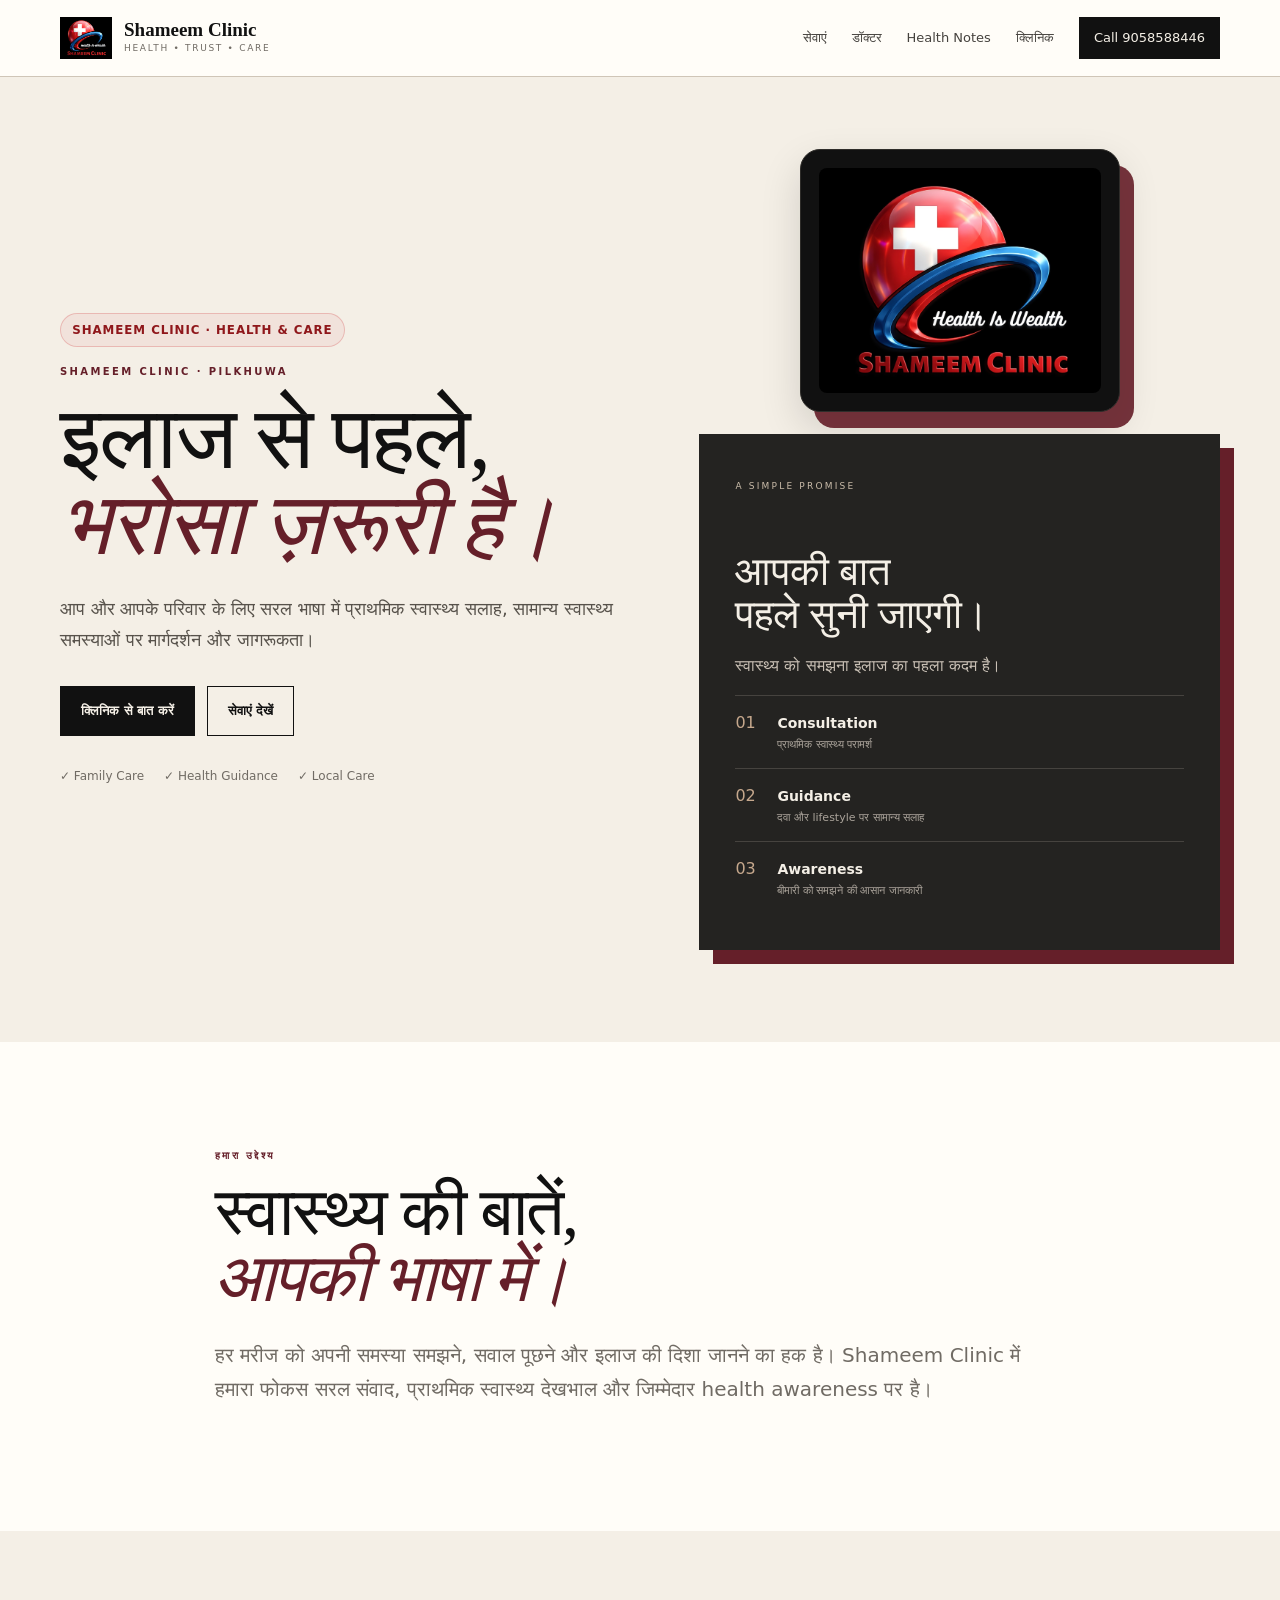
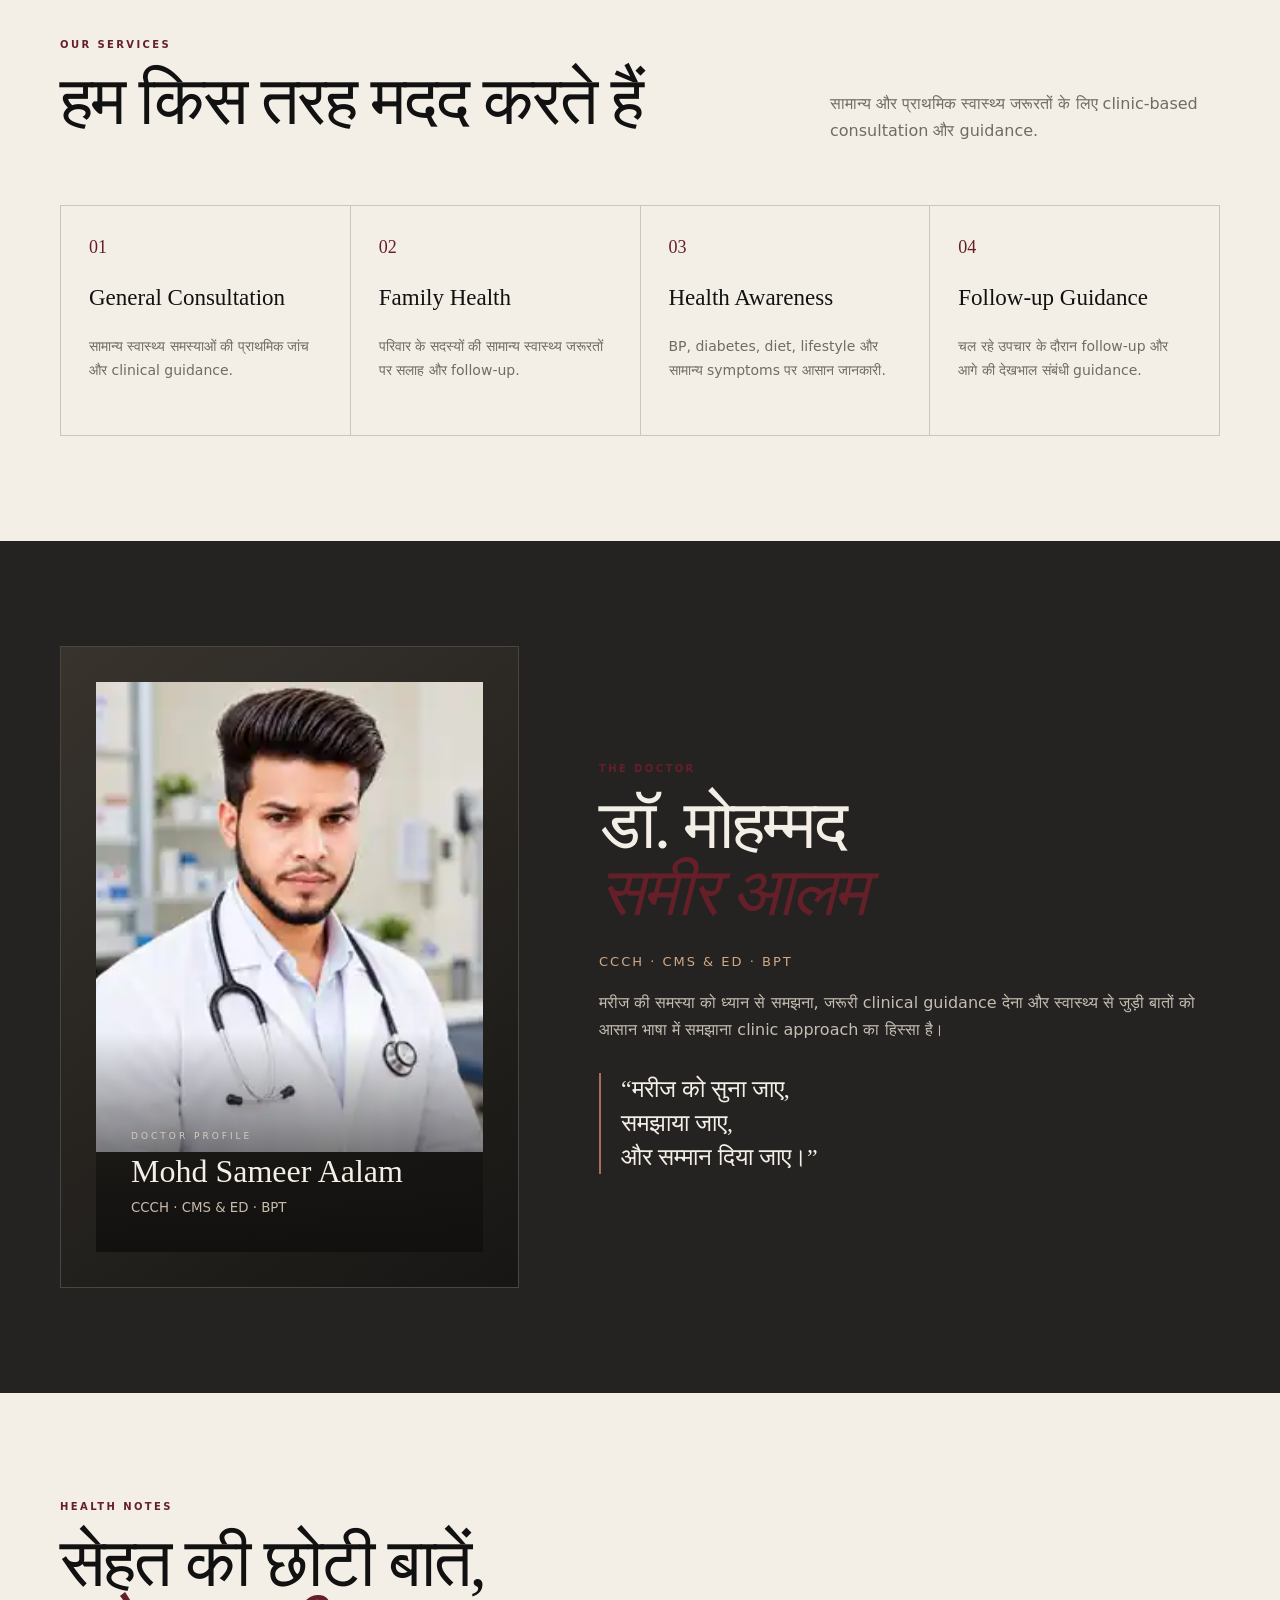
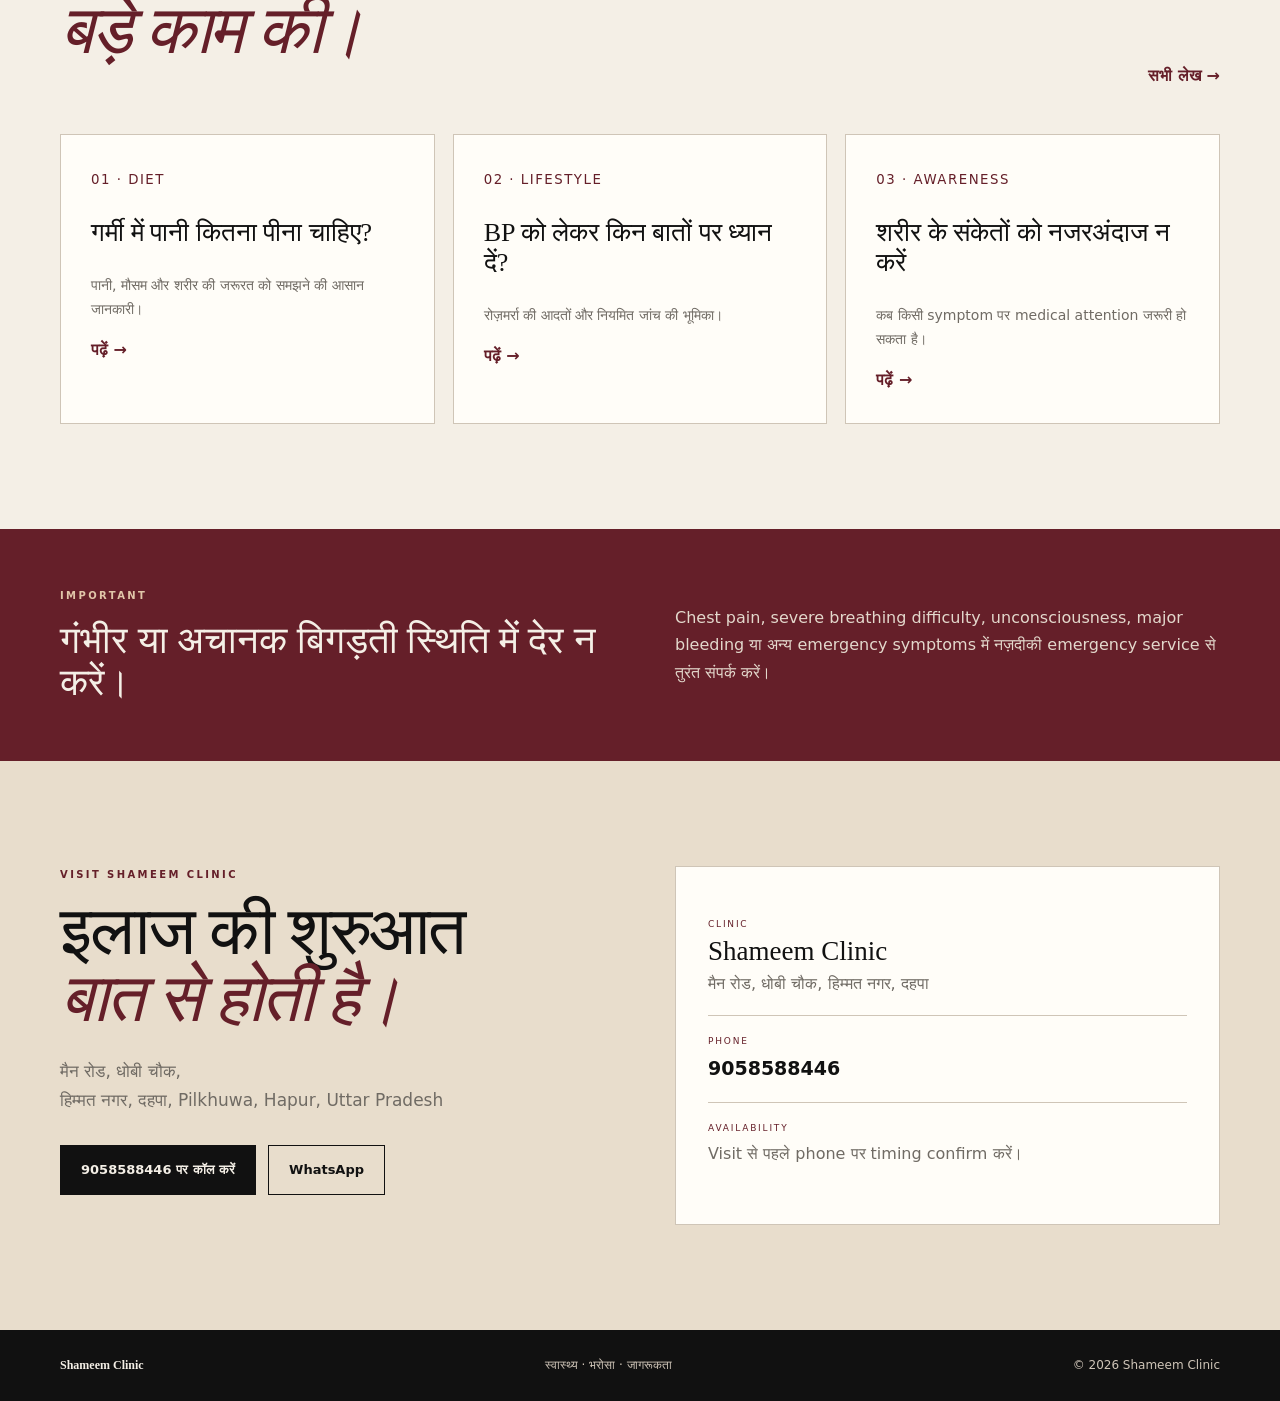
<file: index.html>
<!doctype html>
<html lang="hi">
<head>
<meta charset="utf-8">
<meta name="viewport" content="width=device-width,initial-scale=1">
<title>Shameem Clinic | Pilkhuwa, Hapur</title>
<meta name="description" content="Shameem Clinic, Pilkhuwa, Hapur. प्राथमिक स्वास्थ्य परामर्श, family care और health awareness।">
<meta name="theme-color" content="#c82026">
<meta property="og:title" content="Shameem Clinic | Pilkhuwa, Hapur">
<meta property="og:description" content="सरल भाषा में स्वास्थ्य सलाह और प्राथमिक स्वास्थ्य सेवाएं।">
<link rel="icon" type="image/webp" href="assets/shameem-clinic-logo.jpg?v=20261002">
<link rel="stylesheet" href="assets/style.css">
</head>
<body>
<header class="site-header">
  <div class="container nav-wrap">
    <a class="brand" href="#home" aria-label="Shameem Clinic home">
      <img class="brand-logo" src="assets/shameem-clinic-logo.jpg?v=20261002" alt="Shameem Clinic logo">
      <span class="brand-copy"><strong>Shameem Clinic</strong><small>Health • Trust • Care</small></span>
    </a>
    <button class="menu-btn" aria-label="Menu" aria-expanded="false" aria-controls="main-nav">☰</button>
    <nav id="main-nav" class="nav" aria-label="मुख्य मेनू">
      <a href="#services">सेवाएं</a>
      <a href="#doctor">डॉक्टर</a>
      <a href="#health">Health Notes</a>
      <a href="#visit">क्लिनिक</a>
      <a class="nav-cta" href="tel:+919058588446">Call 9058588446</a>
    </nav>
  </div>
</header>
<main>
<section id="home" class="hero">
  <div class="container hero-grid">
    <div class="hero-copy">
      <div class="sc-brand-badge">SHAMEEM CLINIC · HEALTH &amp; CARE</div>
      <p class="eyebrow">SHAMEEM CLINIC · PILKHUWA</p>
      <h1>इलाज से पहले,<br><em>भरोसा ज़रूरी है।</em></h1>
      <p class="lead">आप और आपके परिवार के लिए सरल भाषा में प्राथमिक स्वास्थ्य सलाह, सामान्य स्वास्थ्य समस्याओं पर मार्गदर्शन और जागरूकता।</p>
      <div class="actions">
        <a class="btn btn-dark" href="tel:+919058588446">क्लिनिक से बात करें</a>
        <a class="btn btn-light" href="#services">सेवाएं देखें</a>
      </div>
      <div class="trust-row"><span>✓ Family Care</span><span>✓ Health Guidance</span><span>✓ Local Care</span></div>
    </div>
    <div class="hero-visual">
      <div class="hero-logo-wrap">
        <div class="hero-logo-plate">
          <img class="sc-hero-logo" src="assets/shameem-clinic-logo.jpg?v=20261002" alt="Shameem Clinic logo — Health Is Wealth" loading="eager">
        </div>
      </div>
      <aside class="hero-card">
        <p class="card-label">A SIMPLE PROMISE</p>
        <h2>आपकी बात<br>पहले सुनी जाएगी।</h2>
        <p>स्वास्थ्य को समझना इलाज का पहला कदम है।</p>
        <div class="mini-note"><span>01</span><div><b>Consultation</b><small>प्राथमिक स्वास्थ्य परामर्श</small></div></div>
        <div class="mini-note"><span>02</span><div><b>Guidance</b><small>दवा और lifestyle पर सामान्य सलाह</small></div></div>
        <div class="mini-note"><span>03</span><div><b>Awareness</b><small>बीमारी को समझने की आसान जानकारी</small></div></div>
      </aside>
    </div>
  </div>
</section>
<section class="intro section"><div class="container narrow"><p class="eyebrow">हमारा उद्देश्य</p><h2>स्वास्थ्य की बातें,<br><em>आपकी भाषा में।</em></h2><p>हर मरीज को अपनी समस्या समझने, सवाल पूछने और इलाज की दिशा जानने का हक है। Shameem Clinic में हमारा फोकस सरल संवाद, प्राथमिक स्वास्थ्य देखभाल और जिम्मेदार health awareness पर है।</p></div></section>
<section id="services" class="section cream"><div class="container"><div class="section-head"><div><p class="eyebrow">OUR SERVICES</p><h2>हम किस तरह मदद करते हैं</h2></div><p>सामान्य और प्राथमिक स्वास्थ्य जरूरतों के लिए clinic-based consultation और guidance.</p></div><div class="service-grid"><article><span>01</span><h3>General Consultation</h3><p>सामान्य स्वास्थ्य समस्याओं की प्राथमिक जांच और clinical guidance.</p></article><article><span>02</span><h3>Family Health</h3><p>परिवार के सदस्यों की सामान्य स्वास्थ्य जरूरतों पर सलाह और follow-up.</p></article><article><span>03</span><h3>Health Awareness</h3><p>BP, diabetes, diet, lifestyle और सामान्य symptoms पर आसान जानकारी.</p></article><article><span>04</span><h3>Follow-up Guidance</h3><p>चल रहे उपचार के दौरान follow-up और आगे की देखभाल संबंधी guidance.</p></article></div></div></section>
<section id="doctor" class="section doctor-section"><div class="container doctor-grid"><div class="portrait-placeholder"><img class="doctor-photo" src="assets/doctor-profile.webp" alt="Mohd Sameer Aalam in a professional clinic portrait" loading="lazy"><div class="doctor-photo-caption"><span>DOCTOR PROFILE</span><strong>Mohd Sameer Aalam</strong><small>CCCH · CMS &amp; ED · BPT</small></div></div><div><p class="eyebrow">THE DOCTOR</p><h2>डॉ. मोहम्मद<br><em>समीर आलम</em></h2><p class="credentials">CCCH · CMS &amp; ED · BPT</p><p>मरीज की समस्या को ध्यान से समझना, जरूरी clinical guidance देना और स्वास्थ्य से जुड़ी बातों को आसान भाषा में समझाना clinic approach का हिस्सा है।</p><div class="quote">“मरीज को सुना जाए,<br>समझाया जाए,<br>और सम्मान दिया जाए।”</div></div></div></section>
<section id="health" class="section cream"><div class="container"><div class="section-head"><div><p class="eyebrow">HEALTH NOTES</p><h2>सेहत की छोटी बातें,<br><em>बड़े काम की।</em></h2></div><a class="text-link" href="health-notes.html">सभी लेख →</a></div><div class="article-grid"><article><small>01 · DIET</small><h3>गर्मी में पानी कितना पीना चाहिए?</h3><p>पानी, मौसम और शरीर की जरूरत को समझने की आसान जानकारी।</p><a href="health-notes.html">पढ़ें →</a></article><article><small>02 · LIFESTYLE</small><h3>BP को लेकर किन बातों पर ध्यान दें?</h3><p>रोज़मर्रा की आदतों और नियमित जांच की भूमिका।</p><a href="health-notes.html">पढ़ें →</a></article><article><small>03 · AWARENESS</small><h3>शरीर के संकेतों को नजरअंदाज न करें</h3><p>कब किसी symptom पर medical attention जरूरी हो सकता है।</p><a href="health-notes.html">पढ़ें →</a></article></div></div></section>
<section class="emergency"><div class="container emergency-inner"><div><p class="eyebrow">IMPORTANT</p><h2>गंभीर या अचानक बिगड़ती स्थिति में देर न करें।</h2></div><p>Chest pain, severe breathing difficulty, unconsciousness, major bleeding या अन्य emergency symptoms में नज़दीकी emergency service से तुरंत संपर्क करें।</p></div></section>
<section id="visit" class="section contact"><div class="container contact-grid"><div><p class="eyebrow">VISIT SHAMEEM CLINIC</p><h2>इलाज की शुरुआत<br><em>बात से होती है।</em></h2><p class="address">मैन रोड, धोबी चौक,<br>हिम्मत नगर, दहपा, Pilkhuwa, Hapur, Uttar Pradesh</p><div class="actions"><a class="btn btn-dark" href="tel:+919058588446">9058588446 पर कॉल करें</a><a class="btn btn-light" href="https://wa.me/919058588446?text=Namaste%20Shameem%20Clinic%2C%20mujhe%20consultation%20ke%20baare%20mein%20jaankari%20chahiye." target="_blank" rel="noopener">WhatsApp</a></div></div><div class="contact-card"><div><small>CLINIC</small><strong>Shameem Clinic</strong><span>मैन रोड, धोबी चौक, हिम्मत नगर, दहपा</span></div><div><small>PHONE</small><a href="tel:+919058588446">9058588446</a></div><div><small>AVAILABILITY</small><span>Visit से पहले phone पर timing confirm करें।</span></div></div></div></section>
</main>
<footer><div class="container footer-grid"><strong>Shameem Clinic</strong><span>स्वास्थ्य · भरोसा · जागरूकता</span><span>© 2026 Shameem Clinic</span></div></footer>
<script src="assets/script.js"></script>
</body>
</html>
</file>
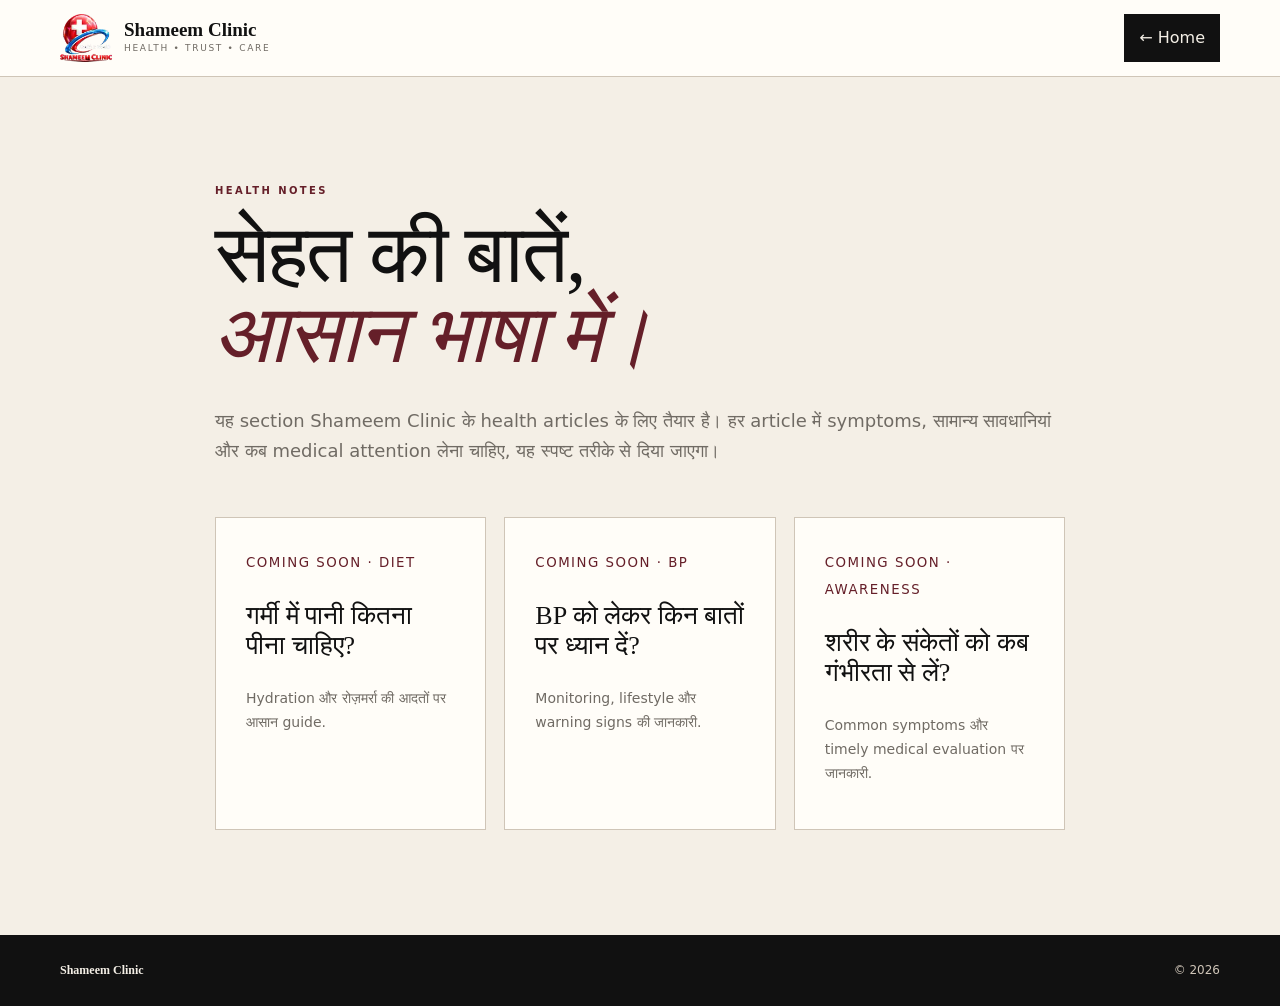
<file: health-notes.html>
<!doctype html>
<html lang="hi">
<head><meta charset="utf-8"><meta name="viewport" content="width=device-width,initial-scale=1">
<title>Health Notes | Shameem Clinic</title>
<meta name="description" content="Shameem Clinic के health awareness notes.">
<link rel="icon" type="image/png" href="assets/shameem-clinic-logo-transparent.png">
<link rel="stylesheet" href="assets/style.css"></head>
<body>
<header class="site-header"><div class="container nav-wrap">
<a class="brand" href="index.html"><img class="brand-logo" src="assets/shameem-clinic-logo-transparent.png" alt="Shameem Clinic logo"><span class="brand-copy"><strong>Shameem Clinic</strong><small>Health • Trust • Care</small></span></a>
<a class="nav-cta" href="index.html">← Home</a>
</div></header>
<main><section class="section cream"><div class="container narrow">
<p class="eyebrow">HEALTH NOTES</p>
<h1 style="font:500 clamp(48px,7vw,82px)/.98 Georgia,serif;letter-spacing:-2px;margin:0 0 30px">सेहत की बातें,<br><em style="color:#651f29">आसान भाषा में।</em></h1>
<p style="font-size:18px;color:#706b64">यह section Shameem Clinic के health articles के लिए तैयार है। हर article में symptoms, सामान्य सावधानियां और कब medical attention लेना चाहिए, यह स्पष्ट तरीके से दिया जाएगा।</p>
<div class="article-grid" style="margin-top:50px">
<article><small>COMING SOON · DIET</small><h3>गर्मी में पानी कितना पीना चाहिए?</h3><p>Hydration और रोज़मर्रा की आदतों पर आसान guide.</p></article>
<article><small>COMING SOON · BP</small><h3>BP को लेकर किन बातों पर ध्यान दें?</h3><p>Monitoring, lifestyle और warning signs की जानकारी.</p></article>
<article><small>COMING SOON · AWARENESS</small><h3>शरीर के संकेतों को कब गंभीरता से लें?</h3><p>Common symptoms और timely medical evaluation पर जानकारी.</p></article>
</div></div></section></main>
<footer><div class="container footer-grid"><strong>Shameem Clinic</strong><span>© 2026</span></div></footer>
<script src="assets/script.js"></script>
</body></html>
</file>
<file: assets/style.css>
:root{--cream:#f4efe6;--beige:#e8ddcc;--paper:#d9ccba;--ink:#111;--charcoal:#242321;--maroon:#651f29;--muted:#706b64;--border:#cfc5b7;--white:#fffdf8;--red:#c82026;--red-dark:#8f171b;--blue:#0879c9;--max:1160px}
*{box-sizing:border-box}
html{scroll-behavior:smooth}
html,body{max-width:100%;overflow-x:hidden}
img{max-width:100%;height:auto;display:block}
body{margin:0;background:var(--white);color:var(--ink);font-family:Inter,Manrope,system-ui,-apple-system,"Segoe UI",sans-serif;line-height:1.7}
a{color:inherit;text-decoration:none}
.container{width:min(calc(100% - 40px),var(--max));margin:auto}
.site-header{position:sticky;top:0;z-index:20;background:rgba(255,253,248,.96);backdrop-filter:blur(10px);border-bottom:1px solid var(--border)}
.nav-wrap{min-height:76px;display:flex;align-items:center;justify-content:space-between}
.brand{display:flex;gap:12px;align-items:center}
.brand-logo{width:52px;height:52px;object-fit:contain;display:block;background:transparent;box-shadow:none}
.brand-copy strong{display:block;font:600 19px Georgia,serif}
.brand-copy small{display:block;color:var(--muted);font-size:9px;letter-spacing:1.7px;text-transform:uppercase}
.nav{display:flex;align-items:center;gap:25px;font-size:13px}
.nav a:not(.nav-cta){color:#45423e}
.nav a:hover{color:var(--maroon)}
.nav-cta{padding:10px 15px;background:var(--ink);color:var(--cream)!important}
.menu-btn{display:none;border:0;background:none;font-size:25px;color:var(--ink)}
.hero{background:var(--cream);padding:72px 0 92px}
.hero-grid{display:grid;grid-template-columns:1.05fr .95fr;gap:64px;align-items:center}
.hero-copy{padding:10px 0}
.sc-brand-badge{display:inline-flex;align-items:center;gap:.45rem;margin-bottom:1rem;padding:.38rem .7rem;border:1px solid rgba(200,32,38,.22);border-radius:999px;color:var(--red-dark);background:rgba(200,32,38,.055);font-size:.74rem;font-weight:800;letter-spacing:.08em;text-transform:uppercase}
.eyebrow{font-size:10px;letter-spacing:2.4px;color:var(--maroon);font-weight:800;margin:0 0 16px}
.hero h1,.section h2{font-family:"Cormorant Garamond",Georgia,"Times New Roman",serif;font-weight:500;line-height:.98;letter-spacing:-2px}
.hero h1{font-size:clamp(53px,7vw,88px);margin:0 0 26px}
.hero em,.section h2 em{color:var(--maroon);font-style:italic}
.lead{font-size:18px;max-width:660px;color:#57524b}
.actions{display:flex;gap:12px;margin:30px 0}
.btn{display:inline-block;padding:13px 20px;border:1px solid var(--ink);font-weight:700;font-size:13px;transition:.2s ease}
.btn:hover{transform:translateY(-2px)}
.btn-dark{background:var(--ink);color:var(--cream)}
.btn-light{background:transparent}
.trust-row{display:flex;gap:20px;flex-wrap:wrap;color:var(--muted);font-size:12px}
.hero-visual{display:grid;grid-template-columns:1fr;gap:16px;align-items:start}
.hero-logo-wrap{display:flex;justify-content:flex-start;align-items:flex-start;padding:0 0 0 10px}
.sc-hero-logo{width:100px;height:100px;object-fit:contain;border-radius:18px;background:transparent;box-shadow:none}
.hero-card{background:var(--charcoal);color:var(--cream);padding:36px;min-height:420px;box-shadow:14px 14px 0 var(--maroon);width:100%}
.card-label{font-size:9px;letter-spacing:2.2px;color:#c9bba9}
.hero-card h2{font:400 40px/1.08 Georgia,serif;margin:55px 0 14px}
.hero-card>p:not(.card-label){color:#c9c0b5}
.mini-note{border-top:1px solid #46433f;padding:13px 0;display:grid;grid-template-columns:42px 1fr;gap:0}
.mini-note>span{color:#c6a88d}.mini-note b{font-size:14px}.mini-note small{display:block;color:#aaa39a;font-size:11px}
.section{padding:105px 0}.narrow{max-width:850px}.section h2{font-size:clamp(44px,5.3vw,68px);margin:0 0 25px}
.intro p:not(.eyebrow){font-size:20px;color:var(--muted)}
.cream{background:var(--cream)}
.section-head{display:flex;justify-content:space-between;align-items:end;gap:30px;margin-bottom:45px}
.section-head>p{max-width:390px;color:var(--muted)}
.service-grid{display:grid;grid-template-columns:repeat(4,1fr);border-top:1px solid var(--border);border-left:1px solid var(--border)}
.service-grid article{padding:28px;border-right:1px solid var(--border);border-bottom:1px solid var(--border);min-height:230px;transition:.2s}
.service-grid article:hover{background:var(--white)}
.service-grid span{font:18px Georgia,serif;color:var(--maroon)}
.service-grid h3{font:400 23px/1.2 Georgia,serif}.service-grid p,.article-grid p{color:var(--muted);font-size:14px}
.doctor-section{background:var(--charcoal);color:var(--cream)}
.doctor-grid{display:grid;grid-template-columns:.85fr 1.15fr;gap:80px;align-items:center}
.portrait-placeholder{min-height:530px;background:linear-gradient(145deg,#38332d,#171614);display:flex;flex-direction:column;justify-content:flex-end;padding:35px;border:1px solid #4a453e;overflow:hidden}
.portrait-placeholder img{width:145px!important;height:145px!important;max-width:145px!important;max-height:145px!important;object-fit:contain;margin-bottom:auto;align-self:center;opacity:.95}
.portrait-placeholder .doctor-photo{width:100%!important;max-width:none!important;height:470px!important;max-height:none!important;min-height:470px!important;object-fit:cover!important;object-position:center 18%!important;margin:0!important;align-self:stretch!important;opacity:1!important;display:block!important}
.portrait-placeholder .doctor-photo-caption{margin-top:-120px;padding:88px 35px 32px;position:relative;background:linear-gradient(to top,rgba(17,16,14,.97),rgba(17,16,14,0))!important}
.portrait-placeholder .doctor-photo-caption span{font-size:9px;letter-spacing:3px;color:#d7ccbd}
.portrait-placeholder .doctor-photo-caption strong{display:block;margin-top:6px;font:32px Georgia,serif;color:var(--cream)}
.portrait-placeholder .doctor-photo-caption small{display:block;margin-top:7px;color:#c7bbac}
.portrait-placeholder span{font-size:9px;letter-spacing:3px;color:#b9ad9e}
.portrait-placeholder strong{font:36px Georgia,serif}.portrait-placeholder small{margin-top:7px;color:#c7bbac}
.doctor-section p:not(.eyebrow){color:#c5bdb2}.credentials{color:#d0a886!important;letter-spacing:2px;font-size:13px!important}
.quote{border-left:2px solid #a96c5e;padding-left:20px;margin-top:30px;font:24px/1.4 Georgia,serif}
.article-grid{display:grid;grid-template-columns:repeat(3,1fr);gap:18px}
.article-grid article{background:var(--white);border:1px solid var(--border);padding:30px;min-height:270px}
.article-grid small{color:var(--maroon);letter-spacing:1.5px}.article-grid h3{font:26px/1.15 Georgia,serif}
.article-grid a,.text-link{color:var(--maroon);font-weight:800}
.emergency{background:var(--maroon);color:var(--cream);padding:58px 0}.emergency .eyebrow{color:#e1c6a9}
.emergency-inner{display:grid;grid-template-columns:1fr 1fr;gap:70px;align-items:center}.emergency h2{font:38px/1.1 Georgia,serif;margin:0}.emergency p:last-child{color:#e3d8cc}
.contact{background:var(--beige)}.contact-grid{display:grid;grid-template-columns:1fr 1fr;gap:70px}
.address{font-size:17px;color:var(--muted)}.contact-card{background:var(--white);border:1px solid var(--border);padding:32px}
.contact-card>div{padding:18px 0;border-bottom:1px solid var(--border);display:grid;gap:3px}.contact-card>div:last-child{border-bottom:0}
.contact-card small{font-size:9px;letter-spacing:1.8px;color:var(--maroon)}.contact-card strong{font:27px Georgia,serif}.contact-card span{color:var(--muted)}.contact-card a{font-size:19px;font-weight:700}
.footer-grid{display:flex;justify-content:space-between;gap:20px;font-size:12px}.footer-grid strong{color:var(--cream);font-family:Georgia,serif}.footer-grid span{color:#cfc5b8}
footer{background:var(--ink);padding:25px 0}
@media(max-width:900px){.nav{display:none;position:absolute;top:76px;left:0;right:0;background:var(--white);padding:20px;flex-direction:column;align-items:stretch;border-bottom:1px solid var(--border)}.nav.open{display:flex}.menu-btn{display:block}.hero-grid,.doctor-grid,.contact-grid,.emergency-inner{grid-template-columns:1fr}.hero{padding:58px 0 72px}.hero-visual{grid-template-columns:1fr}.service-grid{grid-template-columns:1fr 1fr}.article-grid{grid-template-columns:1fr}.section{padding:72px 0}.doctor-grid{gap:40px}.portrait-placeholder{min-height:420px}.section-head{display:block}.section-head>p{margin-top:15px}.footer-grid{flex-direction:column}}
@media(max-width:560px){.container{width:min(calc(100% - 28px),var(--max))}.brand-logo{width:46px;height:46px}.hero h1{font-size:48px}.hero-visual{grid-template-columns:1fr;gap:20px}.hero-logo-wrap{justify-content:flex-start}.sc-hero-logo{width:115px;height:115px}.service-grid{grid-template-columns:1fr}.hero-card{padding:25px;box-shadow:10px 10px 0 var(--maroon)}.hero-card h2{font-size:32px}.actions{flex-direction:column}.btn{text-align:center}.trust-row{display:grid;gap:6px}.section h2{letter-spacing:-1.2px}}

.doctor-photo{width:100%!important;height:470px!important;min-height:470px!important;object-fit:cover!important;object-position:center 18%!important;display:block;filter:saturate(.96)}
.doctor-photo-caption{position:relative;margin-top:-120px;padding:88px 35px 32px;background:linear-gradient(to top,rgba(17,16,14,.97),rgba(17,16,14,0));}
.doctor-photo-caption span{font-size:9px;letter-spacing:3px;color:#d7ccbd}
.doctor-photo-caption strong{display:block;margin-top:6px;font:32px Georgia,serif;color:var(--cream)}
.doctor-photo-caption small{display:block;margin-top:7px;color:#c7bbac}
@media(max-width:900px){.portrait-placeholder .doctor-photo,.doctor-photo{height:430px!important;min-height:430px!important}}
@media(max-width:560px){.portrait-placeholder .doctor-photo,.doctor-photo{height:360px!important;min-height:360px!important}.portrait-placeholder .doctor-photo-caption{padding:75px 24px 26px;margin-top:-105px}.portrait-placeholder .doctor-photo-caption strong{font-size:27px}}

/* v7 hero identity and photo clarity */
.hero-visual{display:grid;grid-template-columns:1fr;gap:22px;align-items:start}
.hero-logo-wrap{display:flex;justify-content:center;align-items:center;padding:0}
.hero-logo-plate{
  width:min(320px,62vw);
  min-height:235px;
  background:#111;
  border:1px solid #2f2d2a;
  padding:18px;
  border-radius:20px;
  display:grid;
  place-items:center;
  box-shadow:14px 16px 0 rgba(101,31,41,.9),0 16px 40px rgba(0,0,0,.14);
}
.sc-hero-logo{
  width:100%!important;
  height:auto!important;
  max-width:100%!important;
  max-height:none!important;
  object-fit:contain!important;
  border-radius:8px;
  background:transparent;
  box-shadow:none!important;
}
.portrait-placeholder .doctor-photo{
  width:100%!important;
  height:auto!important;
  min-height:0!important;
  max-height:470px!important;
  aspect-ratio:4/5;
  object-fit:cover!important;
  object-position:center 12%!important;
  image-rendering:auto;
  filter:none!important;
}
@media(max-width:900px){
  .hero-logo-plate{width:min(300px,78vw);min-height:220px}
  .portrait-placeholder .doctor-photo{max-height:none!important}
}
@media(max-width:560px){
  .hero-logo-plate{width:min(270px,88vw);min-height:195px;padding:14px;border-radius:16px}
  .portrait-placeholder .doctor-photo{aspect-ratio:4/5}
}
</file>
